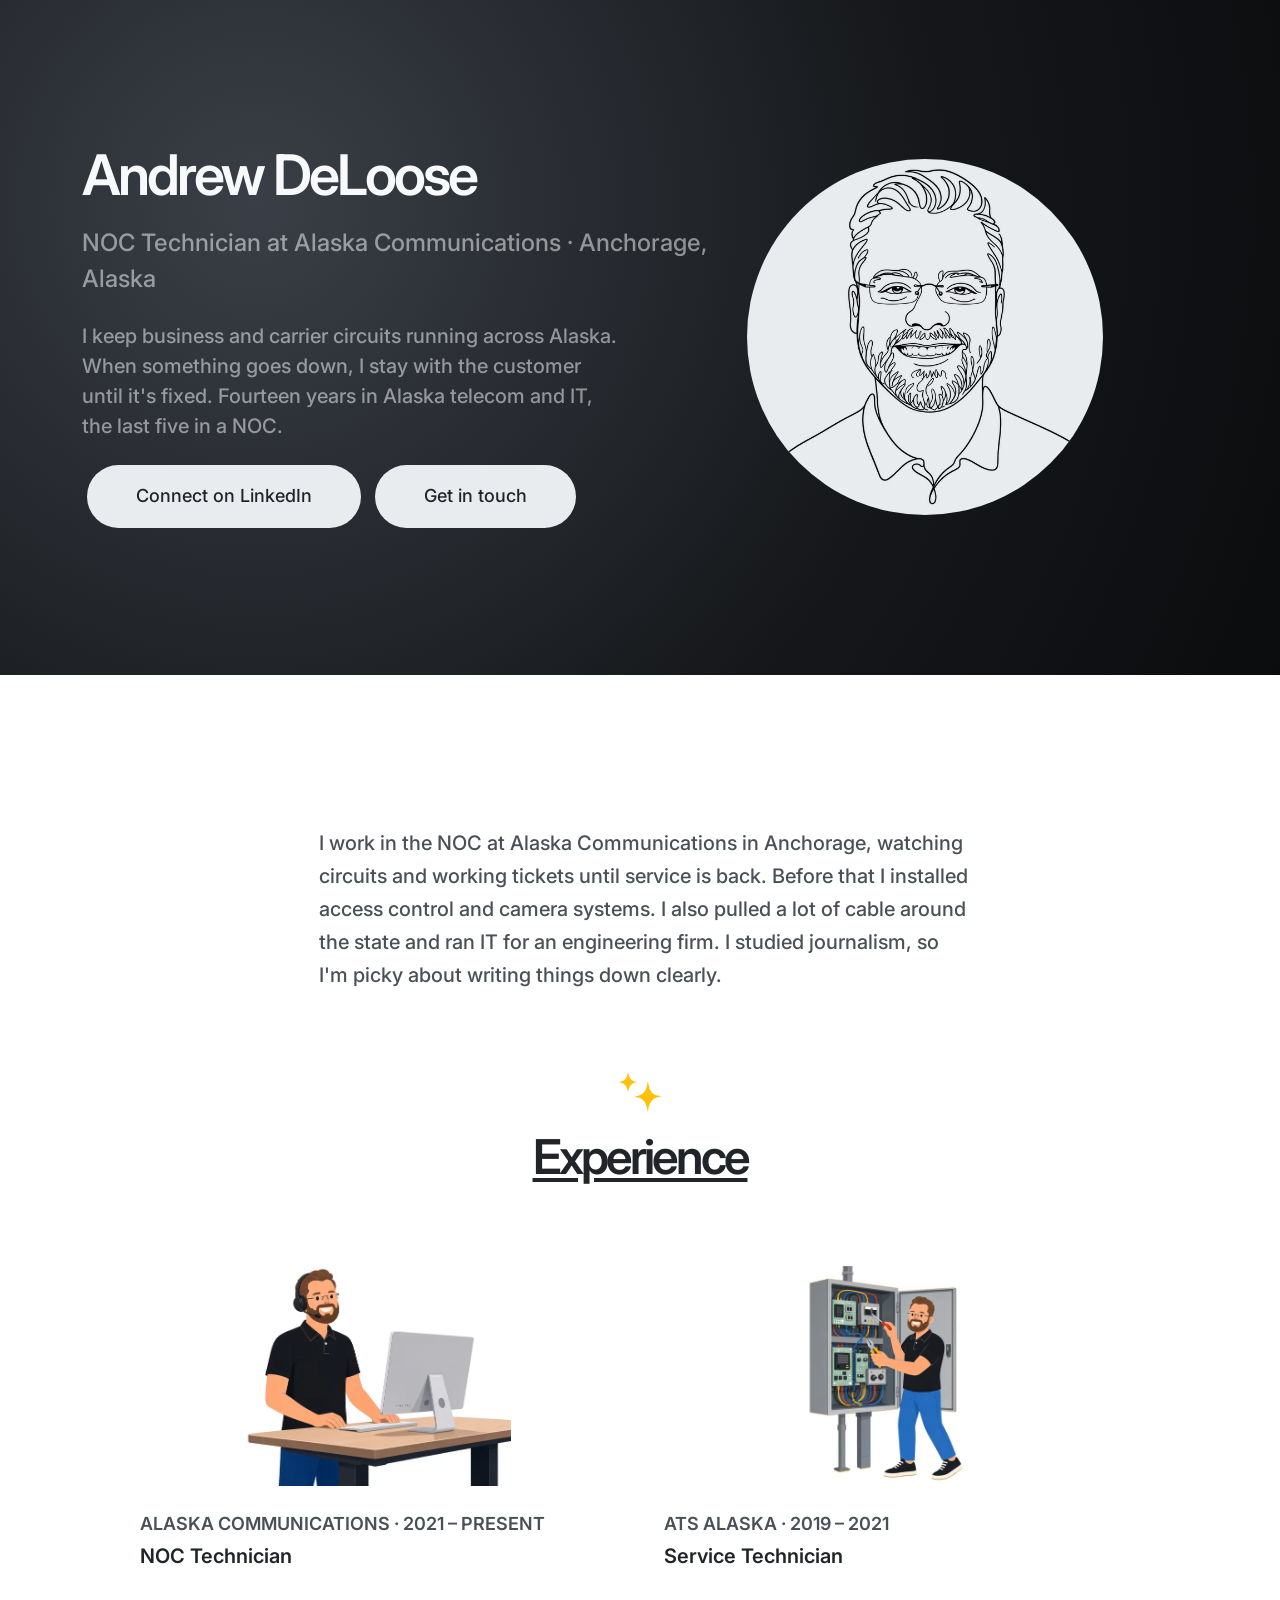
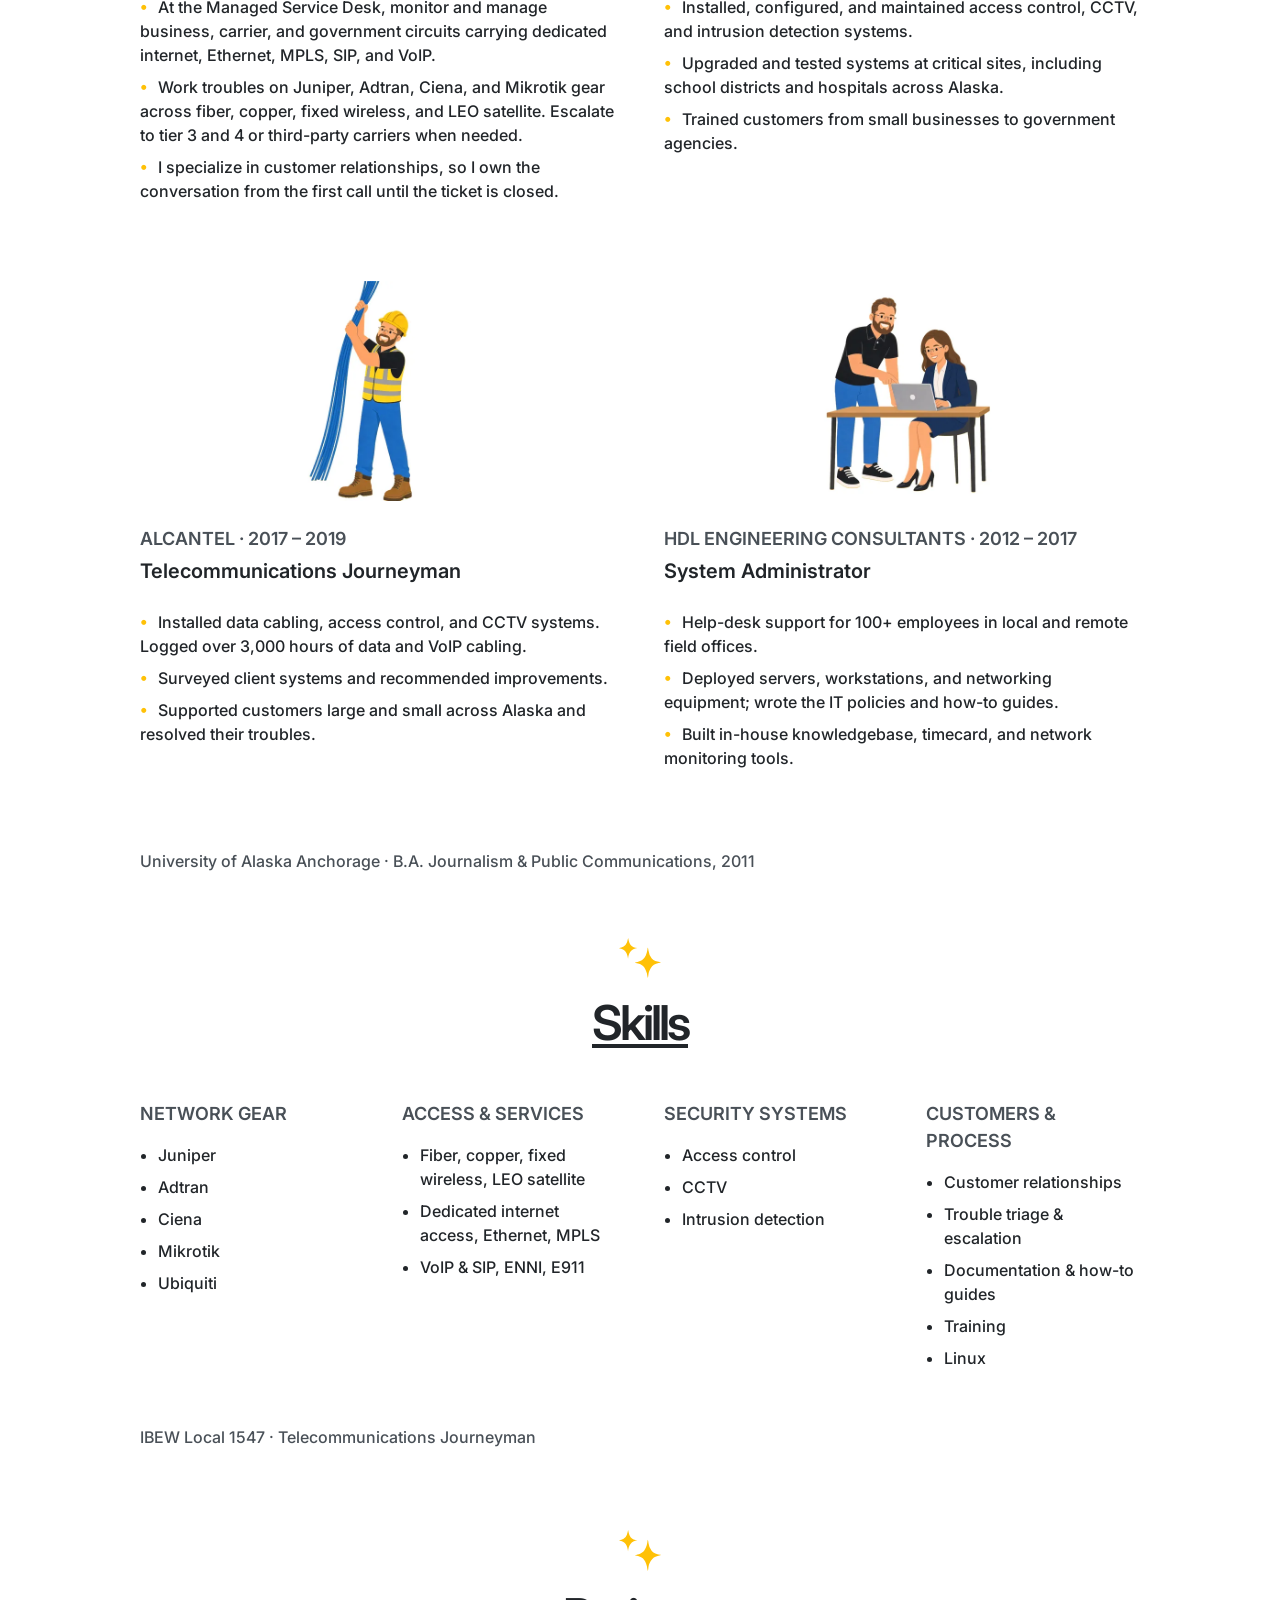
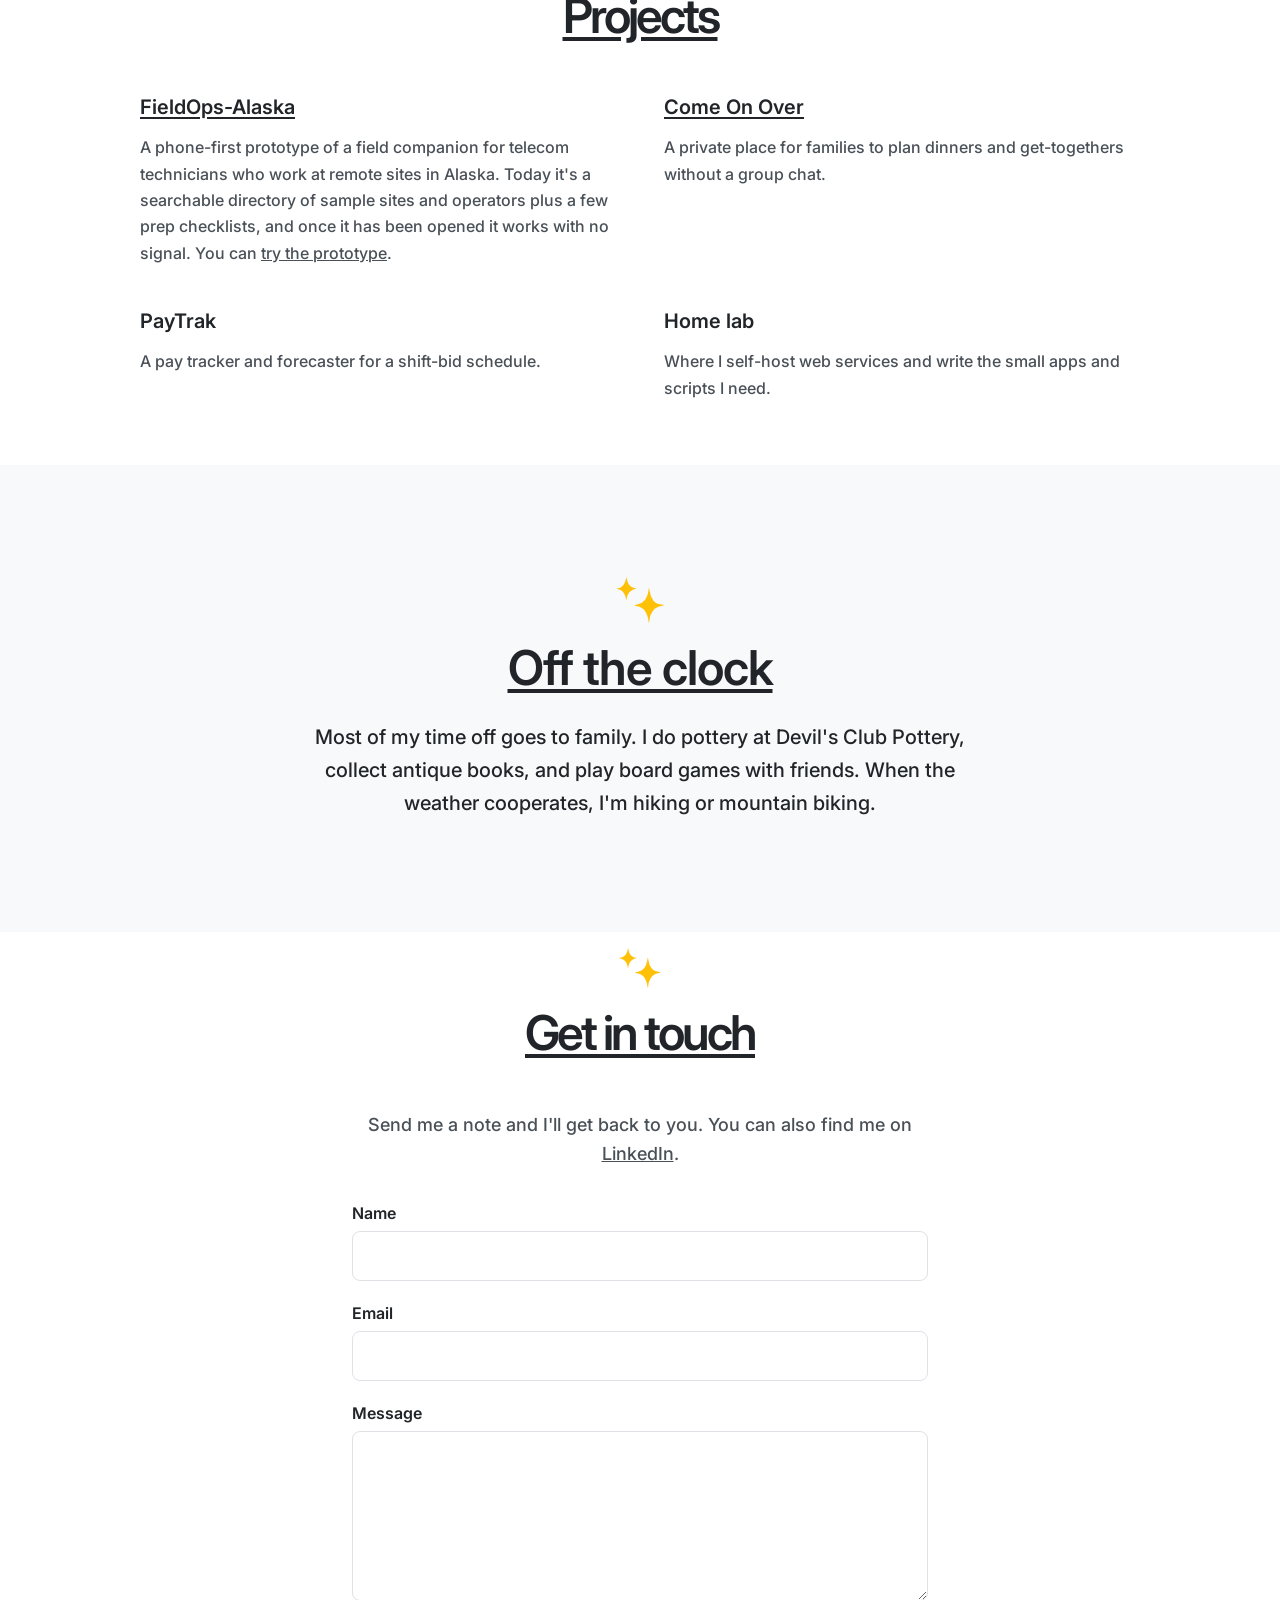
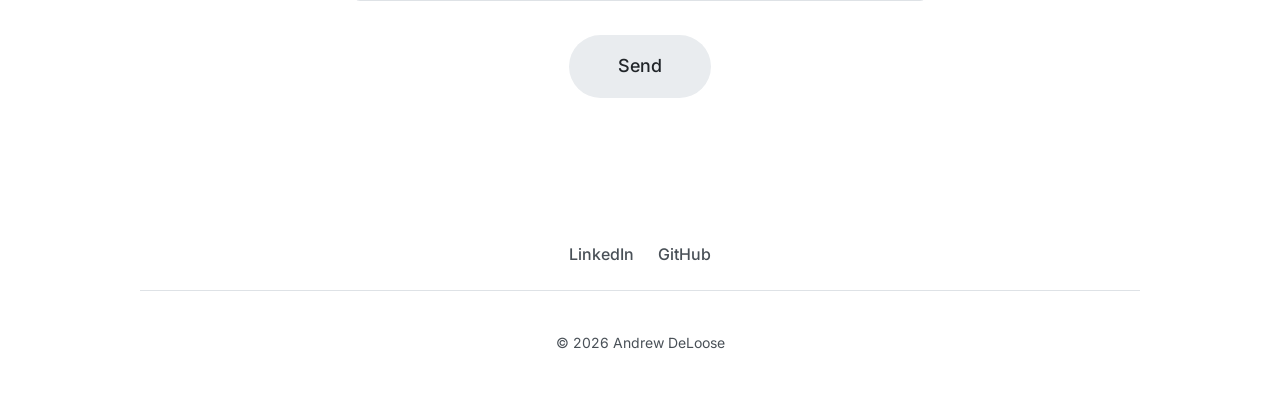
<file: index.html>
<!DOCTYPE html>
<html lang="en-US">
<head>
	<meta charset="utf-8">
	<meta name="viewport" content="width=device-width, initial-scale=1">
	<title>Andrew DeLoose · NOC Technician, Anchorage, Alaska</title>
	<meta name="author" content="Andrew DeLoose">
	<meta name="description" content="NOC Technician at Alaska Communications in Anchorage. Business and carrier circuits on Juniper, Adtran, Ciena, and Mikrotik gear, plus security systems and sysadmin.">
	<meta name="robots" content="index, follow">
	<meta name="theme-color" content="#15171a">
	<link rel="canonical" href="https://andrewdeloose.com/">
	<link rel="icon" href="/favicon.svg" type="image/svg+xml">
	<link rel="apple-touch-icon" sizes="180x180" href="/apple-touch-icon.png">
	<meta property="og:type" content="website">
	<meta property="og:site_name" content="Andrew DeLoose">
	<meta property="og:locale" content="en_US">
	<meta property="og:url" content="https://andrewdeloose.com/">
	<meta property="og:title" content="Andrew DeLoose · NOC Technician, Anchorage, Alaska">
	<meta property="og:description" content="NOC Technician at Alaska Communications in Anchorage. Business and carrier circuits on Juniper, Adtran, Ciena, and Mikrotik gear, plus security systems and sysadmin.">
	<meta property="og:image" content="https://andrewdeloose.com/images/portrait-line.png">
	<meta property="og:image:width" content="640">
	<meta property="og:image:height" content="640">
	<meta property="og:image:alt" content="Line-art portrait of Andrew DeLoose">
	<meta name="twitter:card" content="summary">
	<meta name="twitter:title" content="Andrew DeLoose · NOC Technician, Anchorage, Alaska">
	<meta name="twitter:description" content="NOC Technician at Alaska Communications in Anchorage. Business and carrier circuits on Juniper, Adtran, Ciena, and Mikrotik gear, plus security systems and sysadmin.">
	<meta name="twitter:image" content="https://andrewdeloose.com/images/portrait-line.png">
	<link rel="preconnect" href="https://fonts.googleapis.com">
	<link rel="preconnect" href="https://fonts.gstatic.com" crossorigin>
	<link href="https://fonts.googleapis.com/css2?family=Inter:wght@400;500;600;700&display=swap" rel="stylesheet">
	<link rel="stylesheet" href="css/site.css">
	<script type="application/ld+json">
	{
		"@context": "https://schema.org",
		"@type": "Person",
		"name": "Andrew DeLoose",
		"url": "https://andrewdeloose.com/",
		"sameAs": [
			"https://www.linkedin.com/in/andrew-deloose-b6aa15a1",
			"https://github.com/kogneto"
		],
		"jobTitle": "NOC Technician",
		"worksFor": {
			"@type": "Organization",
			"name": "Alaska Communications"
		},
		"address": {
			"@type": "PostalAddress",
			"addressLocality": "Anchorage",
			"addressRegion": "AK",
			"addressCountry": "US"
		},
		"knowsAbout": ["Network operations", "Juniper", "Adtran", "Ciena", "Mikrotik", "Dedicated Internet Access", "MPLS", "VoIP", "Access control", "CCTV", "System administration"]
	}
	</script>
</head>
<body>

	<header class="hero">
		<div class="container">
			<div class="row">
				<div class="hero-text">
					<h1>Andrew DeLoose</h1>
					<p class="hero-sub">NOC Technician at Alaska Communications &middot; Anchorage, Alaska</p>
					<p class="hero-tag">I keep business and carrier circuits running across Alaska. When something goes down, I stay with the customer until it's fixed. Fourteen years in Alaska telecom and IT, the last five in a NOC.</p>
					<a href="https://www.linkedin.com/in/andrew-deloose-b6aa15a1" class="button">Connect on LinkedIn</a>
					<a href="#contact" class="button">Get in touch</a>
				</div>
				<div class="hero-photo">
					<picture>
						<source srcset="images/portrait-line.webp" type="image/webp">
						<img src="images/portrait-line.png" alt="Line-art portrait of Andrew DeLoose" width="640" height="640" fetchpriority="high">
					</picture>
				</div>
			</div>
		</div>
	</header>

	<main>

		<section class="section intro" aria-label="About">
			<div class="container">
				<div class="row">
					<div class="intro-art">
						<picture>
							<source srcset="images/portrait-line.webp" type="image/webp">
							<img src="images/portrait-line.png" alt="Line-art portrait of Andrew DeLoose" width="640" height="640" loading="lazy" decoding="async">
						</picture>
					</div>
					<div class="intro-text">
						<p>I work in the NOC at Alaska Communications in Anchorage, watching circuits and working tickets until service is back. Before that I installed access control and camera systems. I also pulled a lot of cable around the state and ran IT for an engineering firm. I studied journalism, so I'm picky about writing things down clearly.</p>
					</div>
				</div>
			</div>
		</section>

		<section class="section experience">
			<div class="container">
				<div class="section-title">
					<img src="images/sparkle.svg" alt="" width="42" height="40">
					<h2>Experience</h2>
				</div>
				<div class="row jobs">
					<article class="job">
						<picture>
							<source srcset="images/job-telecom.webp" type="image/webp">
							<img src="images/job-telecom.png" alt="" width="266" height="220" loading="lazy" decoding="async">
						</picture>
						<p class="eyebrow">Alaska Communications &middot; 2021 &ndash; Present</p>
						<h3>NOC Technician</h3>
						<ul>
							<li>At the Managed Service Desk, monitor and manage business, carrier, and government circuits carrying dedicated internet, Ethernet, MPLS, SIP, and VoIP.</li>
							<li>Work troubles on Juniper, Adtran, Ciena, and Mikrotik gear across fiber, copper, fixed wireless, and LEO satellite. Escalate to tier 3 and 4 or third-party carriers when needed.</li>
							<li>I specialize in customer relationships, so I own the conversation from the first call until the ticket is closed.</li>
						</ul>
					</article>
					<article class="job">
						<picture>
							<source srcset="images/job-ats.webp" type="image/webp">
							<img src="images/job-ats.png" alt="" width="220" height="220" loading="lazy" decoding="async">
						</picture>
						<p class="eyebrow">ATS Alaska &middot; 2019 &ndash; 2021</p>
						<h3>Service Technician</h3>
						<ul>
							<li>Installed, configured, and maintained access control, CCTV, and intrusion detection systems.</li>
							<li>Upgraded and tested systems at critical sites, including school districts and hospitals across Alaska.</li>
							<li>Trained customers from small businesses to government agencies.</li>
						</ul>
					</article>
					<article class="job">
						<picture>
							<source srcset="images/job-alcantel.webp" type="image/webp">
							<img src="images/job-alcantel.png" alt="" width="220" height="220" loading="lazy" decoding="async">
						</picture>
						<p class="eyebrow">AlcanTel &middot; 2017 &ndash; 2019</p>
						<h3>Telecommunications Journeyman</h3>
						<ul>
							<li>Installed data cabling, access control, and CCTV systems. Logged over 3,000 hours of data and VoIP cabling.</li>
							<li>Surveyed client systems and recommended improvements.</li>
							<li>Supported customers large and small across Alaska and resolved their troubles.</li>
						</ul>
					</article>
					<article class="job">
						<picture>
							<source srcset="images/job-hdl.webp" type="image/webp">
							<img src="images/job-hdl.png" alt="" width="220" height="220" loading="lazy" decoding="async">
						</picture>
						<p class="eyebrow">HDL Engineering Consultants &middot; 2012 &ndash; 2017</p>
						<h3>System Administrator</h3>
						<ul>
							<li>Help-desk support for 100+ employees in local and remote field offices.</li>
							<li>Deployed servers, workstations, and networking equipment; wrote the IT policies and how-to guides.</li>
							<li>Built in-house knowledgebase, timecard, and network monitoring tools.</li>
						</ul>
					</article>
				</div>
				<p class="education">University of Alaska Anchorage &middot; B.A. Journalism &amp; Public Communications, 2011</p>
			</div>
		</section>

		<section class="section skills">
			<div class="container">
				<div class="section-title">
					<img src="images/sparkle.svg" alt="" width="42" height="40">
					<h2>Skills</h2>
				</div>
				<div class="row">
					<div class="skill">
						<p class="eyebrow">Network gear</p>
						<ul>
							<li>Juniper</li>
							<li>Adtran</li>
							<li>Ciena</li>
							<li>Mikrotik</li>
							<li>Ubiquiti</li>
						</ul>
					</div>
					<div class="skill">
						<p class="eyebrow">Access &amp; services</p>
						<ul>
							<li>Fiber, copper, fixed wireless, LEO satellite</li>
							<li>Dedicated internet access, Ethernet, MPLS</li>
							<li>VoIP &amp; SIP, ENNI, E911</li>
						</ul>
					</div>
					<div class="skill">
						<p class="eyebrow">Security systems</p>
						<ul>
							<li>Access control</li>
							<li>CCTV</li>
							<li>Intrusion detection</li>
						</ul>
					</div>
					<div class="skill">
						<p class="eyebrow">Customers &amp; process</p>
						<ul>
							<li>Customer relationships</li>
							<li>Trouble triage &amp; escalation</li>
							<li>Documentation &amp; how-to guides</li>
							<li>Training</li>
							<li>Linux</li>
						</ul>
					</div>
				</div>
				<p class="credential">IBEW Local 1547 &middot; Telecommunications Journeyman</p>
			</div>
		</section>

		<section class="section projects">
			<div class="container">
				<div class="section-title">
					<img src="images/sparkle.svg" alt="" width="42" height="40">
					<h2>Projects</h2>
				</div>
				<div class="row">
					<article class="project">
						<h3><a href="https://github.com/kogneto/FieldOps-Alaska">FieldOps-Alaska</a></h3>
						<p>A phone-first prototype of a field companion for telecom technicians who work at remote sites in Alaska. Today it's a searchable directory of sample sites and operators plus a few prep checklists, and once it has been opened it works with no signal. You can <a href="https://fieldops-alaska.andy-deloose.workers.dev/">try the prototype</a>.</p>
					</article>
					<article class="project">
						<h3><a href="https://come-on-over.com/">Come On Over</a></h3>
						<p>A private place for families to plan dinners and get-togethers without a group chat.</p>
					</article>
					<article class="project">
						<h3>PayTrak</h3>
						<p>A pay tracker and forecaster for a shift-bid schedule.</p>
					</article>
					<article class="project">
						<h3>Home lab</h3>
						<p>Where I self-host web services and write the small apps and scripts I need.</p>
					</article>
				</div>
			</div>
		</section>

		<section class="section offclock" id="offclock">
			<div class="container">
				<div class="row">
					<div class="offclock-text">
						<img src="images/sparkle.svg" alt="" width="48" height="46">
						<h2>Off the clock</h2>
						<p>Most of my time off goes to family. I do pottery at Devil's Club Pottery, collect antique books, and play board games with friends. When the weather cooperates, I'm hiking or mountain biking.</p>
					</div>
				</div>
			</div>
		</section>

		<section class="section contact" id="contact">
			<div class="container">
				<div class="section-title">
					<img src="images/sparkle.svg" alt="" width="42" height="40">
					<h2>Get in touch</h2>
				</div>
				<p class="contact-lead">Send me a note and I'll get back to you. You can also find me on <a href="https://www.linkedin.com/in/andrew-deloose-b6aa15a1">LinkedIn</a>.</p>
				<form class="contact-form" action="https://api.web3forms.com/submit" method="POST">
					<input type="hidden" name="access_key" value="18b28a4e-0c64-4c32-a56f-6233b430051a">
					<input type="hidden" name="subject" value="Message from andrewdeloose.com">
					<input type="hidden" name="from_name" value="andrewdeloose.com">
					<input type="hidden" name="redirect" value="https://andrewdeloose.com/thanks.html">
					<input type="checkbox" name="botcheck" class="botcheck" tabindex="-1" autocomplete="off">
					<div class="field">
						<label for="contact-name">Name</label>
						<input id="contact-name" type="text" name="name" autocomplete="name" required>
					</div>
					<div class="field">
						<label for="contact-email">Email</label>
						<input id="contact-email" type="email" name="email" autocomplete="email" required>
					</div>
					<div class="field">
						<label for="contact-message">Message</label>
						<textarea id="contact-message" name="message" rows="6" required></textarea>
					</div>
					<button type="submit" class="button">Send</button>
				</form>
			</div>
		</section>

	</main>

	<footer>
		<div class="container">
			<nav class="footer-links" aria-label="Profiles">
				<a href="https://www.linkedin.com/in/andrew-deloose-b6aa15a1">LinkedIn</a>
				<a href="https://github.com/kogneto">GitHub</a>
			</nav>
			<p class="copyright">&copy; 2026 Andrew DeLoose</p>
		</div>
	</footer>

	<script>
		var band = document.getElementById('offclock');
		if ('IntersectionObserver' in window) {
			new IntersectionObserver(function (entries) {
				entries.forEach(function (entry) { band.classList.toggle('is-dark', entry.isIntersecting); });
			}, { rootMargin: '0px 0px -55% 0px' }).observe(band);
		}
	</script>
	<script data-goatcounter="https://andrewdeloose.goatcounter.com/count" async src="//gc.zgo.at/count.js"></script>

</body>
</html>
</file>
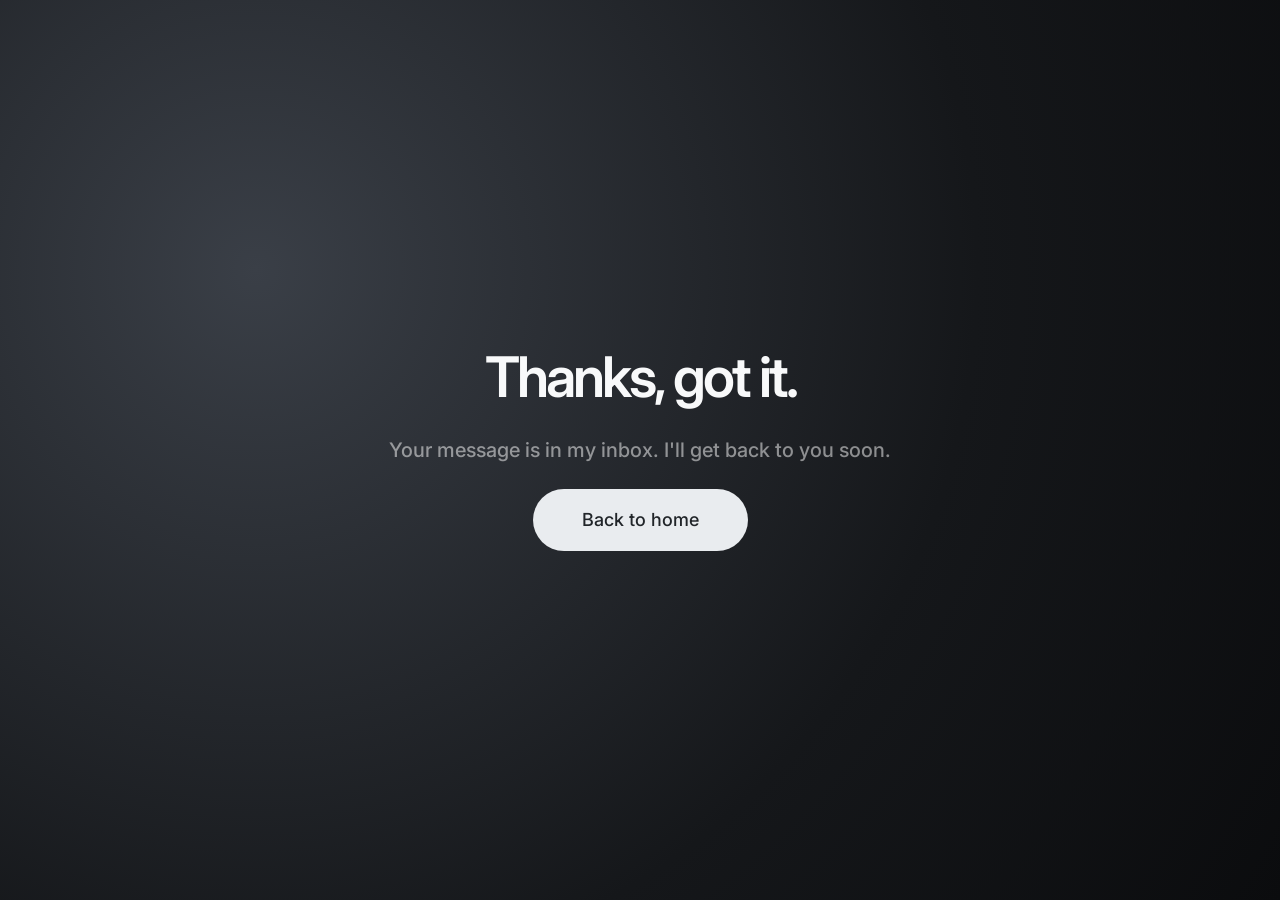
<file: thanks.html>
<!DOCTYPE html>
<html lang="en-US">
<head>
	<meta charset="utf-8">
	<meta name="viewport" content="width=device-width, initial-scale=1">
	<title>Thanks | Andrew DeLoose</title>
	<meta name="robots" content="noindex">
	<meta name="theme-color" content="#15171a">
	<link rel="icon" href="/favicon.svg" type="image/svg+xml">
	<link rel="apple-touch-icon" sizes="180x180" href="/apple-touch-icon.png">
	<link rel="preconnect" href="https://fonts.googleapis.com">
	<link rel="preconnect" href="https://fonts.gstatic.com" crossorigin>
	<link href="https://fonts.googleapis.com/css2?family=Inter:wght@400;500;600;700&display=swap" rel="stylesheet">
	<link rel="stylesheet" href="/css/site.css">
</head>
<body>
	<main class="hero error">
		<div class="container">
			<h1>Thanks, got it.</h1>
			<p class="hero-tag">Your message is in my inbox. I'll get back to you soon.</p>
			<a href="/" class="button">Back to home</a>
		</div>
	</main>
</body>
</html>
</file>
<file: css/site.css>
/* andrewdeloose.com — one stylesheet, mobile first.
   Spacing and column widths mirror the Bootstrap grid the old build used
   (24px gutters, 64rem content width) so the rendered page matches it. */

:root {
	--text: #212529;
	--muted: #495057;
	--light: #f8f9fa;
	--rule: #dee2e6;
	--accent: #ffc107;
	--button: #e9ecef;
	--band: #000;
	--band-text: #e9ecef;
	--hero: radial-gradient(circle at 20% 30%, #3a3f47 0%, #15171a 60%, #0b0c0e 100%);
}

*, *::before, *::after { box-sizing: border-box; }

body {
	margin: 0;
	font-family: Inter, sans-serif;
	font-size: 1rem;
	line-height: 1.5;
	color: var(--text);
	background: #fff;
}

img { display: block; max-width: 100%; height: auto; }
h1, h2, h3 { margin: 0 0 30px; font-weight: 600; line-height: 1.2; }
h1 { margin-bottom: 1rem; font-size: min(3.5rem, 1.475rem + 2.7vw); color: var(--light); }
h2 { font-size: min(3rem, 1.425rem + 2.1vw); text-decoration: underline; text-underline-offset: 4px; }
h3 { margin-bottom: 1.5rem; font-size: 1.25rem; line-height: 1.5; }
p { margin: 0 0 1rem; }
ul { margin: 0 0 30px; padding: 0; list-style: none; }
li { margin-bottom: .5rem; font-weight: 500; }
a { color: inherit; }

/* Grid helpers */
.container { width: 100%; max-width: 64rem; margin: 0 auto; padding: 0 12px; }
.row { display: flex; flex-wrap: wrap; margin: 0 -12px; }
.row > * { width: 100%; padding: 0 12px; }

/* Hero (also the 404 page) */
.hero {
	display: flex;
	align-items: center;
	min-height: 75vh;
	padding: 3rem 0;
	color: #fff;
	background: var(--hero);
}
.hero .container { max-width: none; }
.hero .row { align-items: center; }
.hero-sub, .hero-tag { margin: 0; font-weight: 500; color: rgba(255, 255, 255, .5); }
.hero-sub { font-size: min(1.5rem, 1.275rem + .3vw); }
.hero-tag { max-width: 34rem; margin-top: 1.5rem; font-size: 1.25rem; }
.hero-photo { display: none; }
/* The portrait is black line art on white. It sits on a light disc, and
   multiplying it over the disc tints its white to match the buttons. */
.hero-photo picture { display: block; overflow: hidden; background: var(--button); border-radius: 50%; }
.hero-photo img { mix-blend-mode: multiply; }

.button {
	display: inline-block;
	margin: 1.5rem 5px 5px;
	padding: 1rem 3rem;
	font-size: 1.125rem;
	font-weight: 500;
	line-height: 1.6;
	color: var(--text);
	text-align: center;
	text-decoration: none;
	white-space: nowrap;
	background: var(--button);
	border: 1px solid transparent;
	border-radius: 50rem;
	transition: .2s ease-in-out;
}
.button:hover { color: #fff; background: var(--text); }

/* Content sections */
main { padding: 5rem 0; }
.section { position: relative; padding: 4rem 0; overflow: hidden; }
.section-title { margin-bottom: 3rem; text-align: center; }
.section-title img { margin: 0 auto 1rem; }
.eyebrow {
	margin: 0 0 .25rem;
	font-size: 1.125rem;
	font-weight: 600;
	line-height: 1.5;
	color: var(--muted);
	text-transform: uppercase;
}

.intro .row { row-gap: 1.5rem; justify-content: space-between; }
.intro-text { padding: .5rem 12px 0 20px; }
.intro p { margin: 0; font-size: 1.25rem; font-weight: 500; line-height: 1.65; color: var(--muted); }

.experience { padding: 1rem 0 0; }
.jobs { row-gap: 3rem; }
.job picture { display: block; }
.job img { max-height: 220px; margin: 0 auto 1.5rem; }
.job li::before {
	content: "\2022";
	display: inline-block;
	position: relative;
	top: -1px;
	width: 1.125rem;
	font-weight: 700;
	color: var(--accent);
}
.education { margin: 3rem 0 0; font-weight: 500; line-height: 1.65; color: var(--muted); }

.skills .row { row-gap: 1.5rem; justify-content: center; }
.skills .eyebrow { margin-bottom: 1rem; }
.skills ul { list-style: disc; padding-left: 1.125rem; }
.credential { margin: 1.5rem 0 0; font-weight: 500; line-height: 1.65; color: var(--muted); }

/* Projects */
.projects { padding-top: 1rem; }
.projects .row { row-gap: 1.5rem; }
.project h3 { margin-bottom: .75rem; }
.project h3 a { text-decoration: underline; text-underline-offset: 3px; }
.project p { margin: 0; font-weight: 500; line-height: 1.65; color: var(--muted); }

/* Get in touch */
.contact { padding-top: 1rem; }
.contact-lead {
	max-width: 36rem;
	margin: 0 auto 2rem;
	font-size: 1.125rem;
	font-weight: 500;
	line-height: 1.65;
	color: var(--muted);
	text-align: center;
}
.contact-form { max-width: 36rem; margin: 0 auto; text-align: center; }
.field { margin-bottom: 1.25rem; text-align: left; }
.field label { display: block; margin-bottom: .375rem; font-weight: 600; }
.field input, .field textarea {
	width: 100%;
	padding: .75rem 1rem;
	font: inherit;
	color: var(--text);
	background: #fff;
	border: 1px solid var(--rule);
	border-radius: .5rem;
}
.field textarea { resize: vertical; }
.field input:focus, .field textarea:focus {
	border-color: var(--text);
	outline: 2px solid var(--accent);
	outline-offset: 1px;
}
.contact-form .button { margin: .5rem 0 0; font-family: inherit; cursor: pointer; }
.botcheck { display: none; }

/* "Off the clock" turns black once it scrolls into view (class added by the inline script) */
.offclock { text-align: center; background: var(--light); }
.offclock, .offclock h2 { transition: background-color .5s ease, color .5s ease; }
.offclock .row { justify-content: center; }
.offclock img { margin: 0 auto 1rem; }
.offclock h2 { margin-bottom: 1.5rem; }
.offclock p { margin: 0; font-size: 1.25rem; font-weight: 500; line-height: 1.65; }
.offclock.is-dark { color: var(--band-text); background: var(--band); }
.offclock.is-dark h2 { color: var(--light); }

/* Footer */
.footer-links { display: flex; justify-content: center; margin-bottom: 1.5rem; }
.footer-links a { padding: 0 12px; font-weight: 500; color: var(--muted); text-decoration: none; }
.copyright {
	margin: 0;
	padding: 2.5rem 0;
	font-size: .875rem;
	line-height: 1.65;
	color: var(--muted);
	text-align: center;
	border-top: 1px solid var(--rule);
}

/* 404 */
.error { min-height: 100vh; text-align: center; }
.error-code {
	margin: 0;
	font-size: clamp(5rem, 2rem + 12vw, 10rem);
	font-weight: 700;
	line-height: 1;
	letter-spacing: 4px;
	color: rgba(255, 255, 255, .5);
}
.error .hero-tag { margin-right: auto; margin-left: auto; }

/* Breakpoints (same steps as the old grid) */
@media (min-width: 576px) {
	.hero .container { max-width: 540px; }
}
@media (min-width: 768px) {
	.hero .container { max-width: 720px; }
	.hero-text { width: 75%; }
	.intro-art { width: 33.33333333%; }
	.intro-text { width: 66.66666667%; }
	.job { width: 50%; }
	.skill { width: 50%; }
	.project { width: 50%; }
	.projects .row { row-gap: 2.5rem; }
	.offclock-text { width: 66.66666667%; }
}
@media (min-width: 992px) {
	.hero .container { max-width: 960px; }
	.hero-text { width: 66.66666667%; }
	/* From here up there is room for the portrait beside the hero text,
	   so it shows there and the intro drops its copy. */
	.hero-photo { display: block; width: 33.33333333%; }
	.intro-art { display: none; }
	.intro .row { justify-content: center; }
	h1, h2 { letter-spacing: -3px; }
	.offclock h2 { letter-spacing: -1px; }
	.experience .section-title { margin-bottom: 5rem; }
	.skill { width: 25%; }
	.jobs, .skills .row, .projects .row { margin: 0 -24px; }
	.job, .skill, .project { padding: 0 24px; }
	.offclock .container { padding-top: 3rem; padding-bottom: 3rem; }
}
@media (min-width: 1200px) {
	.hero .container { max-width: 1140px; }
	.hero-text { width: 58.33333333%; }
}
@media (min-width: 1400px) {
	.hero .container { max-width: 1320px; }
}
/* Phones: center the text blocks and images. Bulleted lists stay left-aligned
   inside a centered block so the bullets line up. Desktop is unchanged. */
@media (max-width: 767.98px) {
	.hero-text, .intro-text, .job, .skill, .project, .education, .credential { text-align: center; }
	.hero-tag { margin-right: auto; margin-left: auto; }
	.intro-art { text-align: center; }
	.intro-text { padding: .5rem 12px 0; }
	.intro-art picture { display: block; }
	.intro-art img { margin-right: auto; margin-left: auto; }
	.job ul, .skill ul {
		display: inline-block;
		text-align: left;
	}
	.skill ul { width: 16rem; max-width: 100%; }
	.skill .eyebrow { text-align: center; }
}

@media (prefers-reduced-motion: reduce) {
	.button, .offclock, .offclock h2 { transition: none; }
}
</file>
